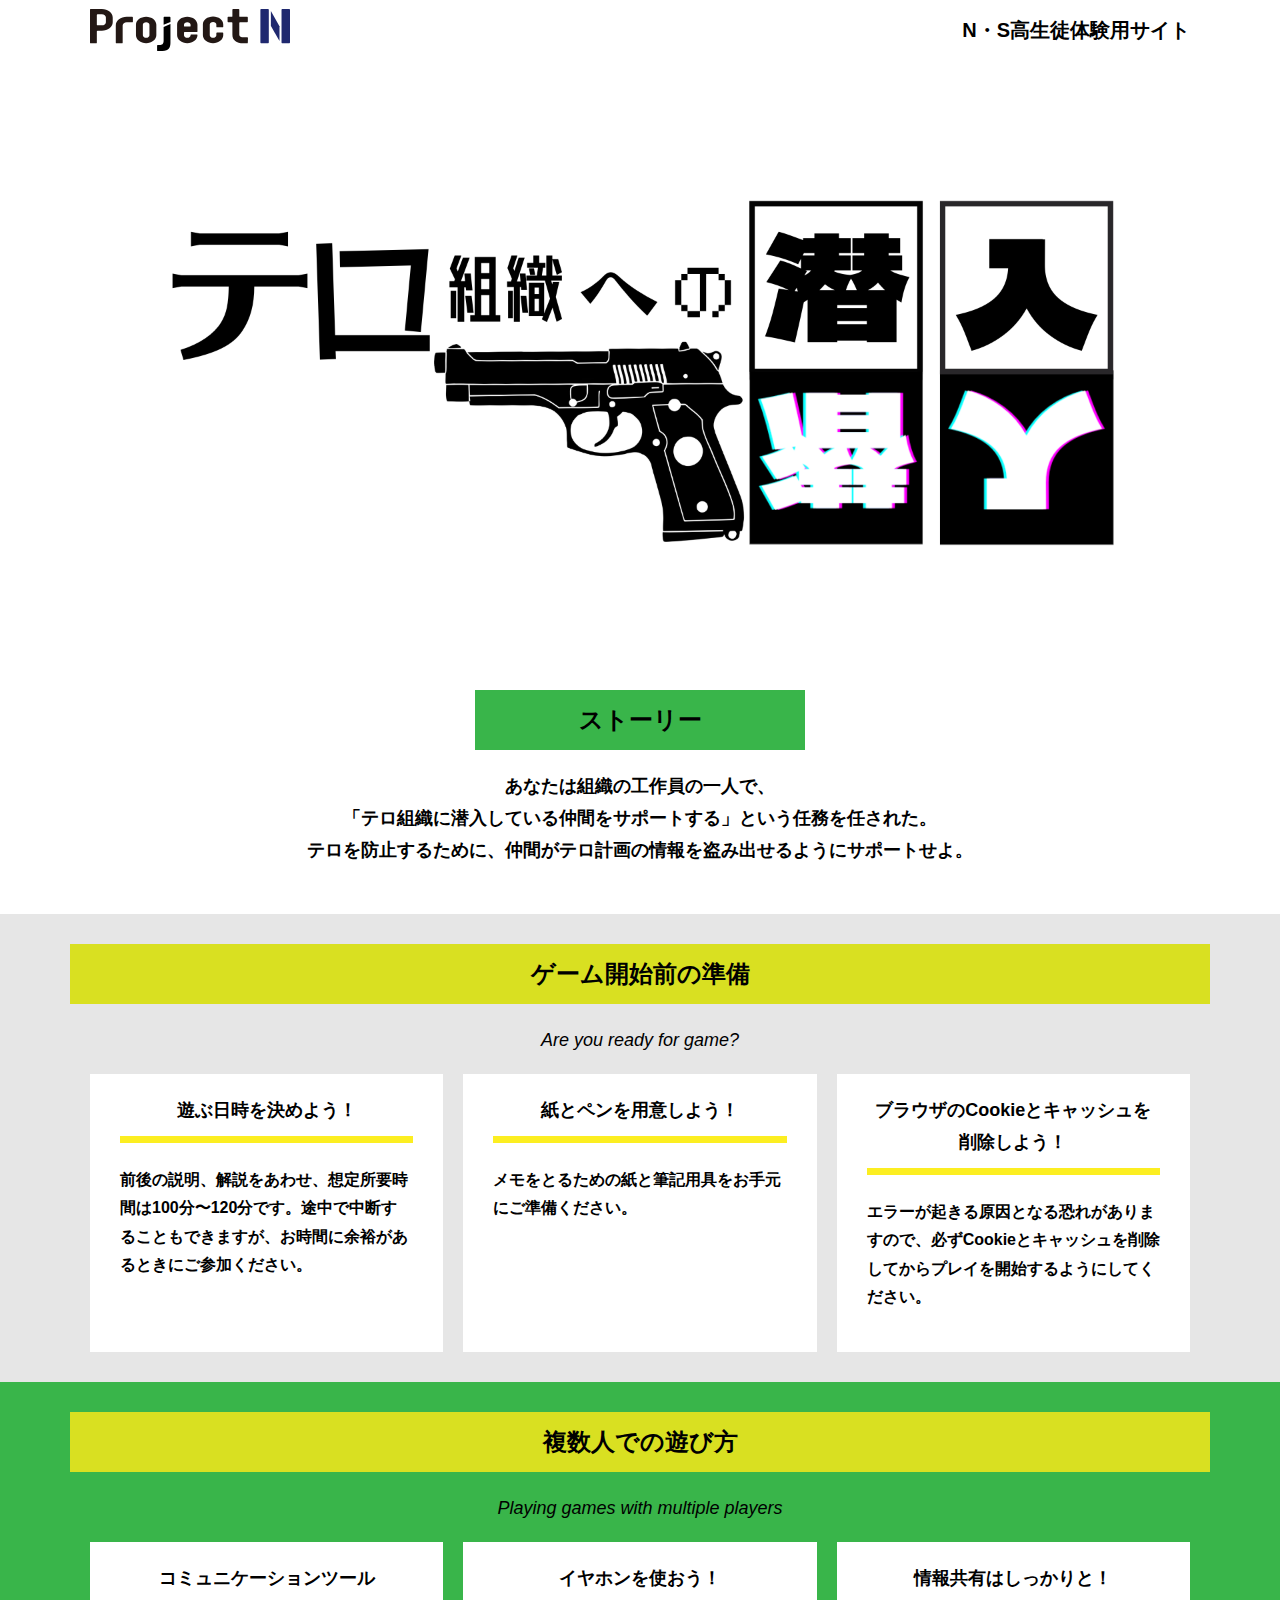
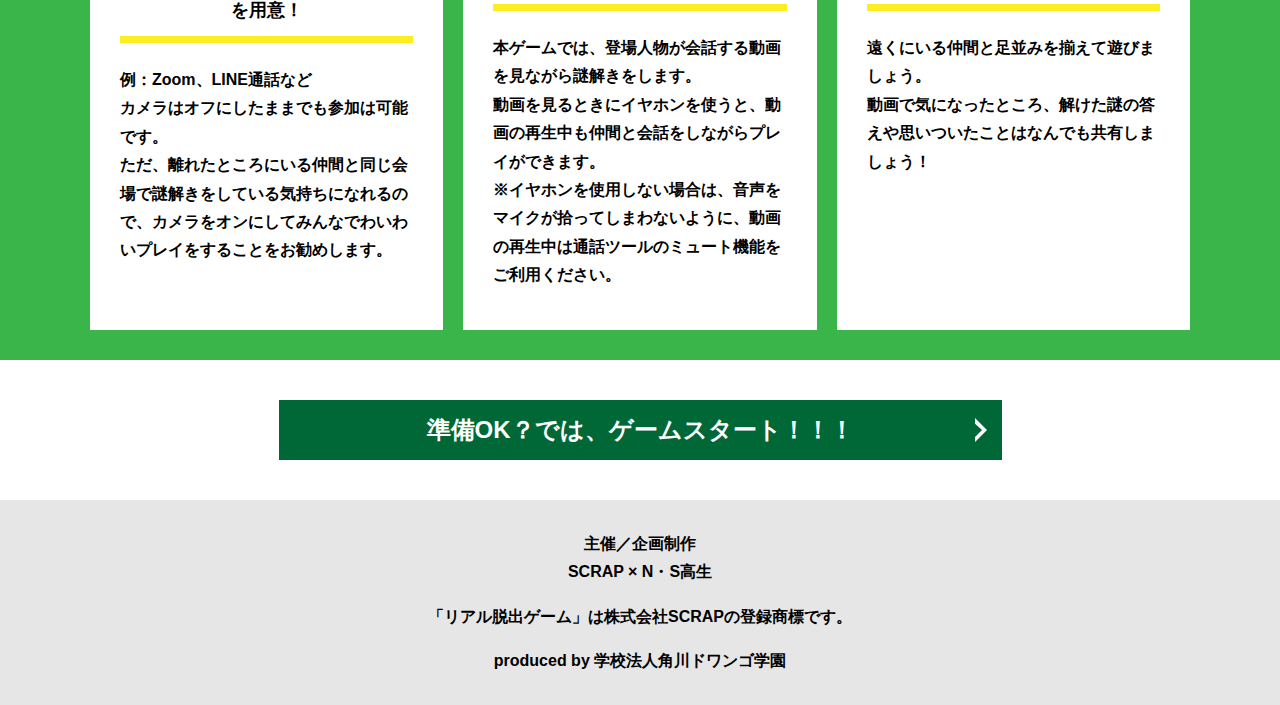
<file: index.html>
<!DOCTYPE html>
<html lang="en">
<head>
  <meta charset="UTF-8">
  <meta http-equiv="X-UA-Compatible" content="IE=edge">
  <meta name="viewport" content="width=device-width, initial-scale=1.0">
  <title>テロ組織への潜入 │ Project N</title>
  <link rel="stylesheet" href="assets/css/normalize.css">
  <link rel="stylesheet" href="assets/css/style.css">
</head>
<body>
  <svg width="0" height="0" class="hidden">
    <symbol xmlns="http://www.w3.org/2000/svg" viewBox="0 0 12.47 24.94" id="arrow" class="arrow_svg">
      <title>arrow</title>
      <polygon points="0 24.94 0 19.66 7.35 12.47 0 5.92 0 0 12.47 12.47 0 24.94"/>
    </symbol>
  </svg>
  <header class="header">
    <div class="container">
      <div class="header__logo"><img src="assets/images/logo.svg" alt="Project N"></div>
      <div class="header__name">N・S高生徒体験用サイト</div>
    </div>
  </header>
  <main class="main index-page">
    <!-- タイトルエリア　ここから -->
    <div class="top-image">
      <!--
      <div class="sub-title"><span class="sub-title__bg">Presented by</span><br><span class="sub-title__bg">SCRAP×N・S高</span><br><span class="sub-title__bg">リアル脱出ゲーム制作PJ</span></div>
      <div class="main-title__wrapper">
        <h1 class="main-title">解毒剤<span class="main-title--kana">を</span>盗み出せ！<br>ラボX<span class="main-title--kana">への</span>潜入</h1>
        <div class="main-title main-title--shadow">解毒剤<span class="main-title--kana">を</span>盗み出せ！<br>ラボX<span class="main-title--kana">への</span>潜入</div>
      </div>
      -->
    </div>
    <!-- タイトルエリア　ここまで -->
    <section class="section section--story">
      <div class="container">
        <h2 class="section-title section-title--keycolor section-title--story">ストーリー</h2>
        <div class="story">
          <p class="text-center">あなたは組織の工作員の一人で、<br>
          「テロ組織に潜入している仲間をサポートする」という任務を任された。<br>
          テロを防止するために、仲間がテロ計画の情報を盗み出せるようにサポートせよ。
          </p>
          <!--
          <div class="story__note__outer bg-color--gray">
            <ul class="story__note">
              <li>area-1</li>
              <li>area-1</li>
            </ul>
          </div>
          <p class="text-center">area-2</p>
          -->
        </div>
      </div>
    </section>
    <section class="section bg-color--gray">
      <div class="container">
        <h2 class="section-title">ゲーム開始前の準備</h2>
        <p class="font-eng text-center">Are you ready for game?</p>
        <div class="row">
          <div class="col-3">
            <div class="card">
              <h3 class="card__title">遊ぶ日時を決めよう！</h3>
              <p class="card__content">前後の説明、解説をあわせ、想定所要時間は100分〜120分です。途中で中断することもできますが、お時間に余裕があるときにご参加ください。</p>
            </div>
          </div>
          <div class="col-3">
            <div class="card">
              <h3 class="card__title">紙とペンを用意しよう！</h3>
              <p class="card__content">メモをとるための紙と筆記用具をお手元にご準備ください。</p>
            </div>
          </div>
          <div class="col-3">
            <div class="card">
              <h3 class="card__title">ブラウザのCookieとキャッシュを<br>削除しよう！</h3>
              <p class="card__content">エラーが起きる原因となる恐れがありますので、必ずCookieとキャッシュを削除してからプレイを開始するようにしてください。</p>
            </div>
          </div>
        </div>
      </div>
    </section>
    <section class="section bg-color--keycolor">
      <div class="container">
        <h2 class="section-title">複数人での遊び方</h2>
        <p class="font-eng text-center">Playing games with multiple players</p>
        <div class="row">
          <div class="col-3">
            <div class="card">
              <h3 class="card__title">コミュニケーションツール<br>を用意！</h3>
              <p class="card__content">例：Zoom、LINE通話など<br>
                カメラはオフにしたままでも参加は可能です。<br>
                ただ、離れたところにいる仲間と同じ会場で謎解きをしている気持ちになれるので、カメラをオンにしてみんなでわいわいプレイをすることをお勧めします。</p>
            </div>
          </div>
          <div class="col-3">
            <div class="card">
              <h3 class="card__title">イヤホンを使おう！</h3>
              <p class="card__content">本ゲームでは、登場人物が会話する動画を見ながら謎解きをします。<br>
                動画を見るときにイヤホンを使うと、動画の再生中も仲間と会話をしながらプレイができます。<br>
                ※イヤホンを使用しない場合は、音声をマイクが拾ってしまわないように、動画の再生中は通話ツールのミュート機能をご利用ください。</p>
            </div>
          </div>
          <div class="col-3">
            <div class="card">
              <h3 class="card__title">情報共有はしっかりと！</h3>
              <p class="card__content">遠くにいる仲間と足並みを揃えて遊びましょう。<br>
                動画で気になったところ、解けた謎の答えや思いついたことはなんでも共有しましょう！</p>
            </div>
          </div>
        </div>
      </div>
    </section>
    <section class="section">
      <div class="container">
        <a class="btn" href="main.html">準備OK？では、ゲームスタート！！！<svg class="btn__arrow"><use xlink:href="#arrow"></use></svg></a>
      </div>
    </section>
  </main>
  <footer class="footer section bg-color--gray">
    <div class="container">
      <p class="text-center">主催／企画制作<br>
        SCRAP × N・S高生</p>
      <p class="text-center">「リアル脱出ゲーム」は株式会社SCRAPの登録商標です。</p>
      <p class="text-center">produced by 学校法人角川ドワンゴ学園</p>
    </div>
  </footer>
</body>
</html>
</file>
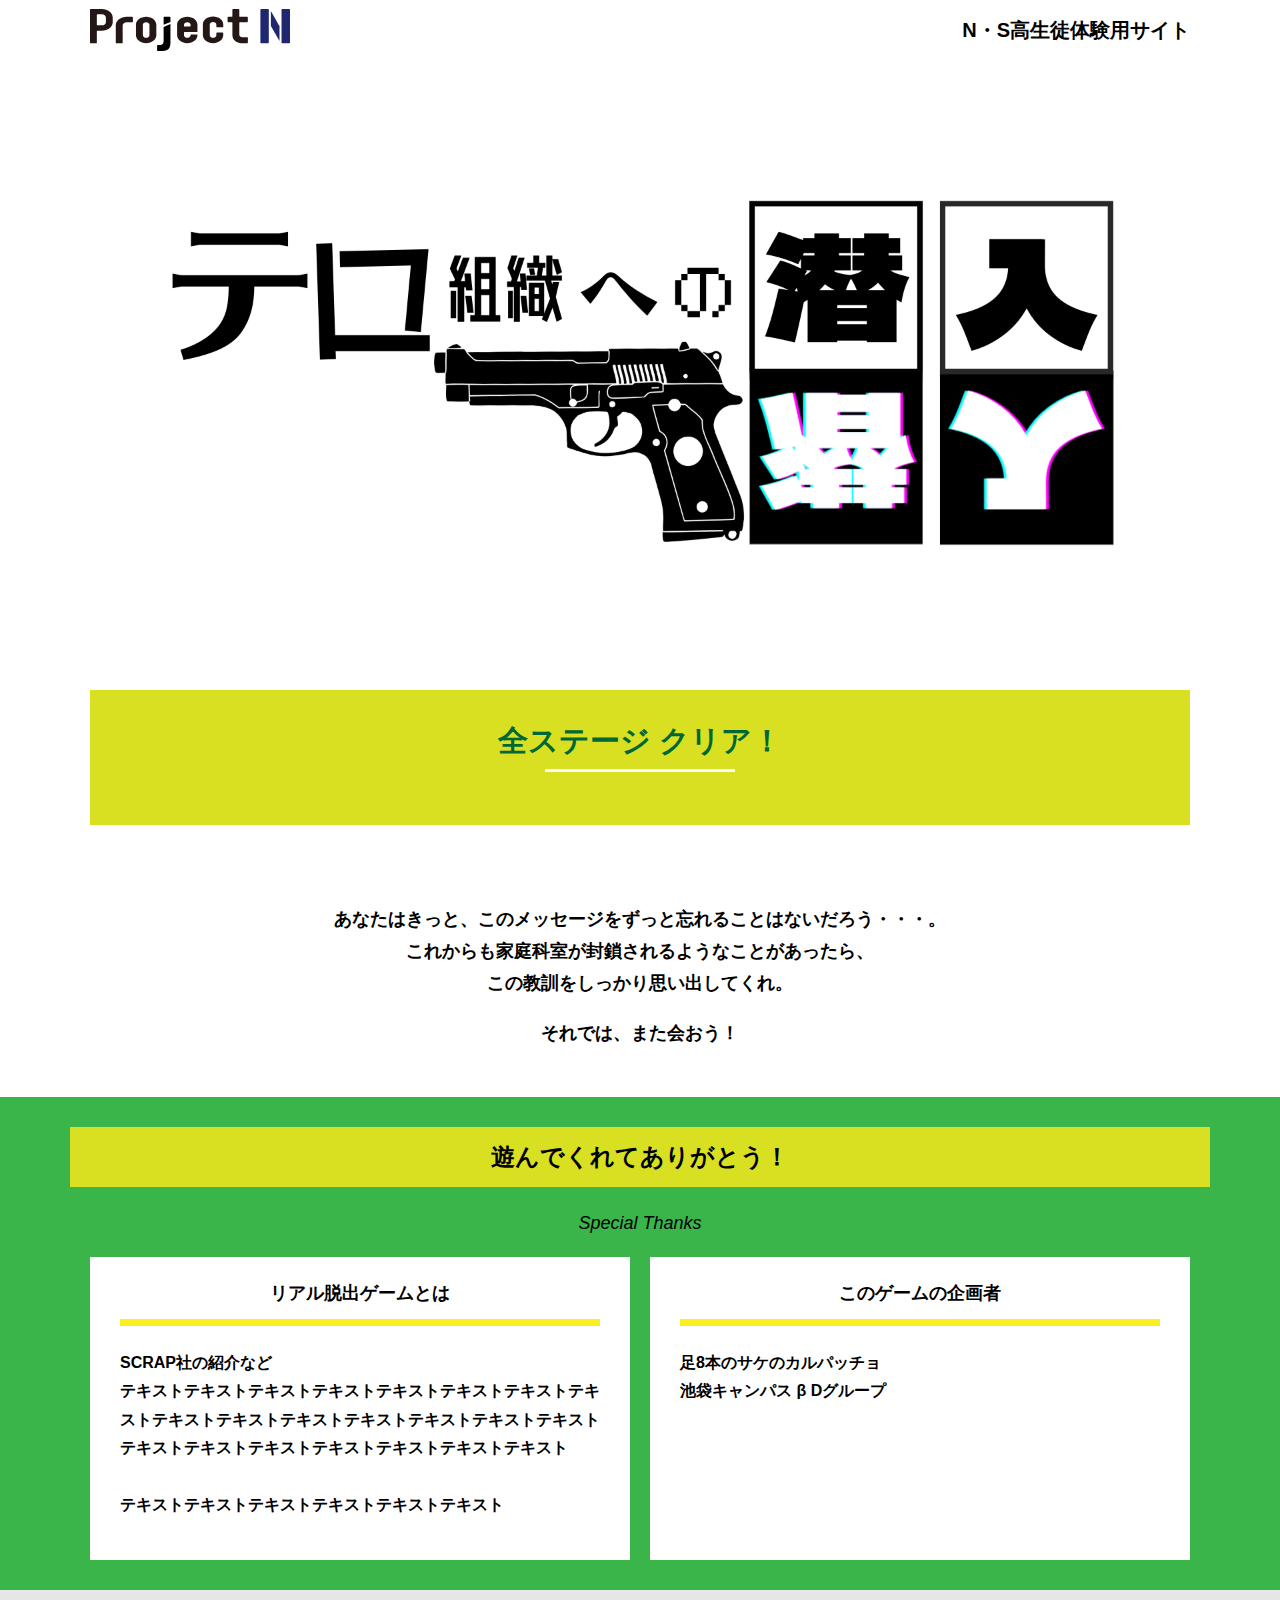
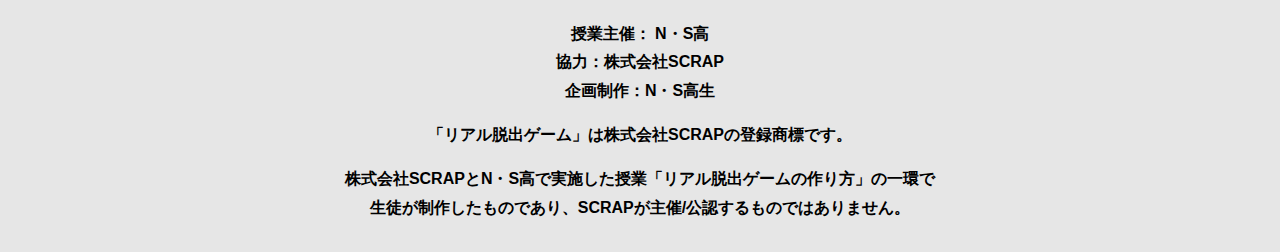
<file: final.html>
<!DOCTYPE html>
<html lang="en">
<head>
  <meta charset="UTF-8">
  <meta http-equiv="X-UA-Compatible" content="IE=edge">
  <meta name="viewport" content="width=device-width, initial-scale=1.0">
  <title>テロ組織への潜入 │ Project N</title>
  <link rel="stylesheet" href="assets/css/normalize.css">
  <link rel="stylesheet" href="assets/css/style.css">
</head>
<body>
  <header class="header">
    <div class="container">
      <div class="header__logo"><img src="assets/images/logo.svg" alt="Project N"></div>
      <div class="header__name">N・S高生徒体験用サイト</div>
    </div>
  </header>
  <main class="main final-page">
    <!-- タイトルエリア　ここから -->
    <div class="top-image">
      <!--
      <div class="main-title__wrapper">
        <h1 class="main-title">封鎖<span class="main-title--kana">された</span><br>家庭科室<span class="main-title--kana">からの</span>脱出</h1>
        <div class="main-title main-title--shadow">封鎖<span class="main-title--kana">された</span><br>家庭科室<span class="main-title--kana">からの</span>脱出</div>
      </div>
      -->
    </div>
    <!-- タイトルエリア　ここまで -->
    <section class="section">
      <div class="container">
        <div class="box bg-color--subcolor">
          <h2 class="section-title--border">全ステージ クリア！</h2>
          <p class="text-center"></p>
        </div>
      </div>
    </section>
    <section class="section">
      <div class="container">
        <p class="text-center">あなたはきっと、このメッセージをずっと忘れることはないだろう・・・。<br>
          これからも家庭科室が封鎖されるようなことがあったら、<br>
          この教訓をしっかり思い出してくれ。</p>
        <p class="text-center">それでは、また会おう！</p>
      </div>
    </section>
    <section class="section bg-color--keycolor">
      <div class="container">
        <h2 class="section-title">遊んでくれてありがとう！</h2>
        <p class="font-eng text-center">Special Thanks</p>
        <div class="row">
          <div class="col-2">
            <div class="card">
              <h3 class="card__title">リアル脱出ゲームとは</h3>
              <p class="card__content">SCRAP社の紹介など<br>
                テキストテキストテキストテキストテキストテキストテキストテキストテキストテキストテキストテキストテキストテキストテキストテキストテキストテキストテキストテキストテキストテキスト<br>
                <br>
                テキストテキストテキストテキストテキストテキスト</p>
            </div>
          </div>
          <div class="col-2">
            <div class="card">
              <h3 class="card__title">このゲームの企画者</h3>
              <p class="card__content">
                足8本のサケのカルパッチョ<br>
                池袋キャンパス β Dグループ
              </p>
            </div>
          </div>
        </div>
      </div>
    </section>
  </main>
  <footer class="footer section bg-color--gray">
    <div class="container">
        <p class="text-center">授業主催： N・S高<br>協力：株式会社SCRAP<br>企画制作：N・S高生</p>
        <p class="text-center">「リアル脱出ゲーム」は株式会社SCRAPの登録商標です。</p>
        <p class="text-center">株式会社SCRAPとN・S高で実施した授業「リアル脱出ゲームの作り方」の一環で<br>生徒が制作したものであり、SCRAPが主催/公認するものではありません。</p>
    </div>
  </footer>
</body>
</html>
</file>
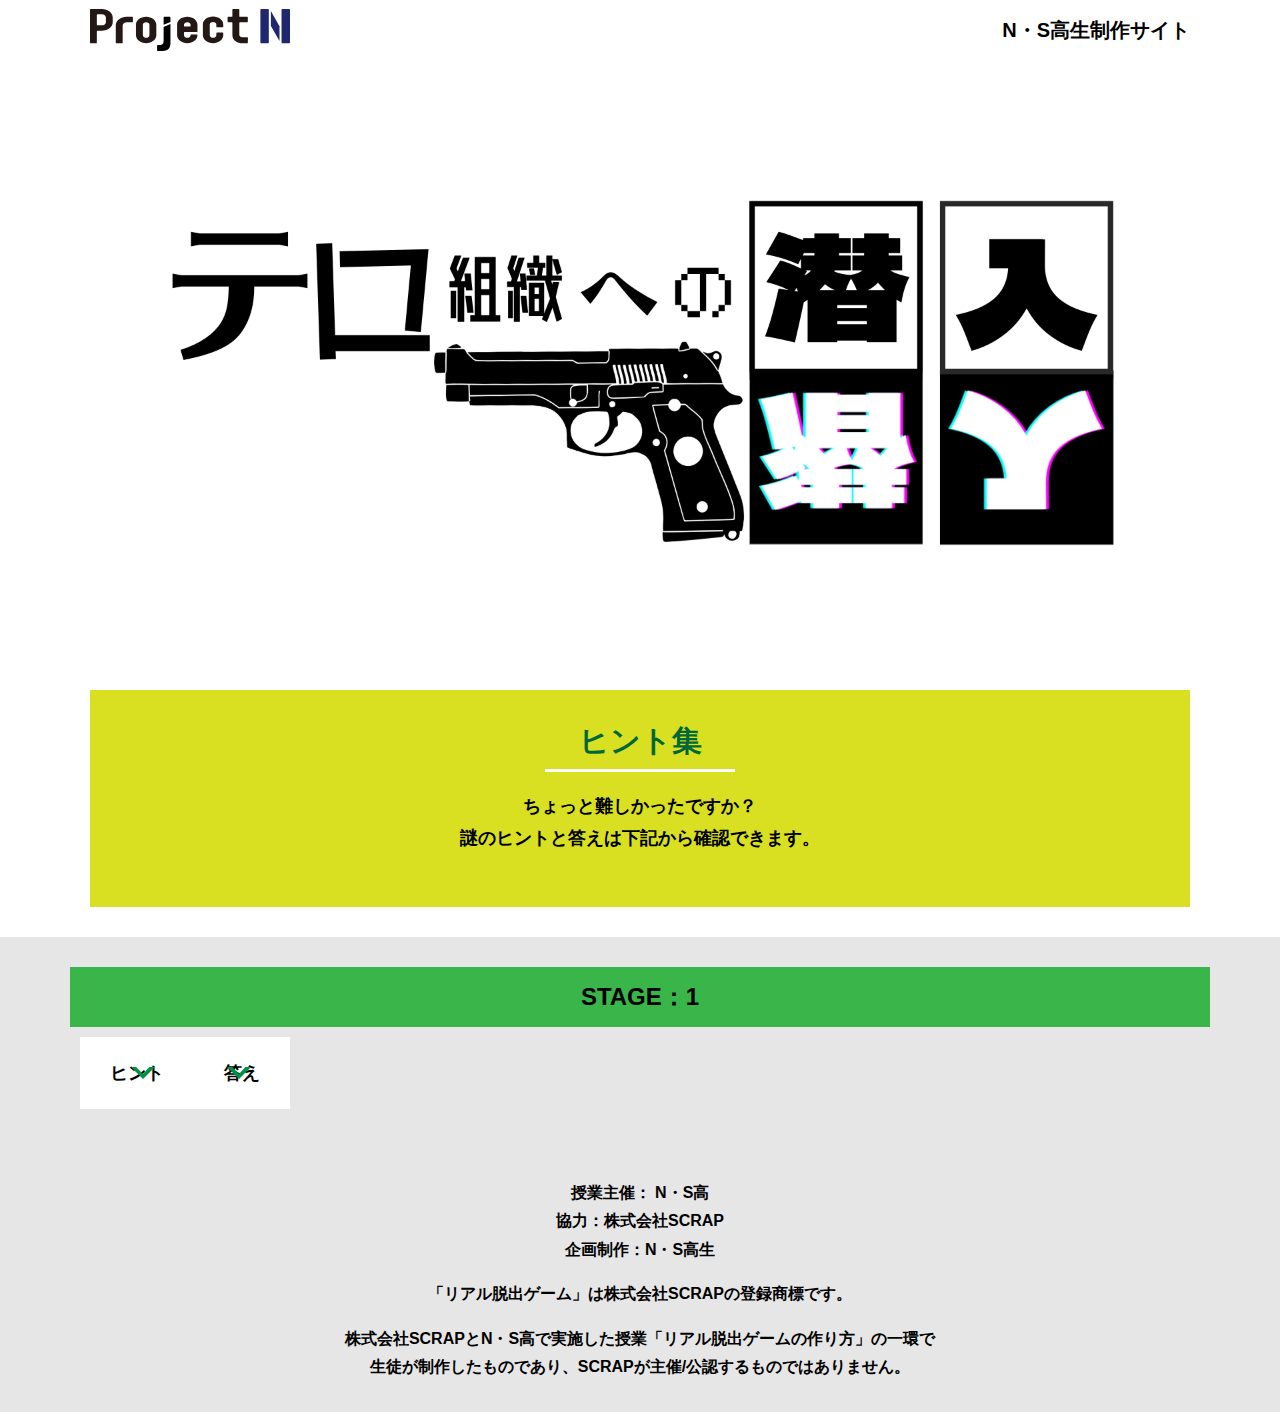
<file: hint1.html>
<!DOCTYPE html>
<html lang="ja">
<head>
  <meta charset="UTF-8">
  <meta http-equiv="X-UA-Compatible" content="IE=edge">
  <meta name="viewport" content="width=device-width, initial-scale=1.0">
  <title>ヒント │ テロ組織への潜入 │ Project N</title>
  <link rel="stylesheet" href="assets/css/normalize.css">
  <link rel="stylesheet" href="assets/css/style.css">
</head>
<body>
  <svg width="0" height="0" class="hidden">
    <symbol xmlns="http://www.w3.org/2000/svg" viewBox="0 0 12.47 24.94" id="arrow" class="arrow_svg">
      <title>arrow</title>
      <polygon points="0 24.94 0 19.66 7.35 12.47 0 5.92 0 0 12.47 12.47 0 24.94"/>
    </symbol>
  </svg>
  <header class="header">
    <div class="container">
      <div class="header__logo"><img src="assets/images/logo.svg" alt="チームロゴ"></div>
      <div class="header__name">N・S高生制作サイト</div>
    </div>
  </header>
  <main class="main hint-page">
    <!-- タイトルエリア　ここから -->
    <div class="top-image"></div>
    <!-- タイトルエリア　ここまで -->
    <section class="section">
      <div class="container">
        <div class="box bg-color--subcolor">
          <h2 class="section-title--border">ヒント集</h2>
          <p class="text-center">ちょっと難しかったですか？<br>
            謎のヒントと答えは下記から確認できます。</p>
        </div>
      </div>
    </section>
    <!-- STAGE1ヒント　ここから -->
    <section id="stage1" class="section bg-color--gray">
      <div class="container">
        <h2 class="section-title section-title--keycolor">STAGE：1</h2>
        <div class="row">
          <div class="column">
            <div class="card">
              <h3 class="card__title">ヒント<svg class="card__arrow"><use xlink:href="#arrow"></use></svg></h3>
              <p class="card__content">動画を最後までみてみよう！</p>
            </div>
          </div>
          <div class="column">
            <div class="card">
              <h3 class="card__title">答え<svg class="card__arrow"><use xlink:href="#arrow"></use></svg></h3>
              <p class="card__content">1→2→3→5→4</p>
            </div>
          </div>
        </div>
      </div>
    </section>
    <!-- STAGE1ヒント　ここまで -->
  </main>
  <footer class="footer section bg-color--gray">
    <div class="container">
        <p class="text-center">授業主催： N・S高<br>協力：株式会社SCRAP<br>企画制作：N・S高生</p>
        <p class="text-center">「リアル脱出ゲーム」は株式会社SCRAPの登録商標です。</p>
        <p class="text-center">株式会社SCRAPとN・S高で実施した授業「リアル脱出ゲームの作り方」の一環で<br>生徒が制作したものであり、SCRAPが主催/公認するものではありません。</p>
    </div>
  </footer>
  <script src="assets/js/hint.js"></script>
</body>
</html>
</file>
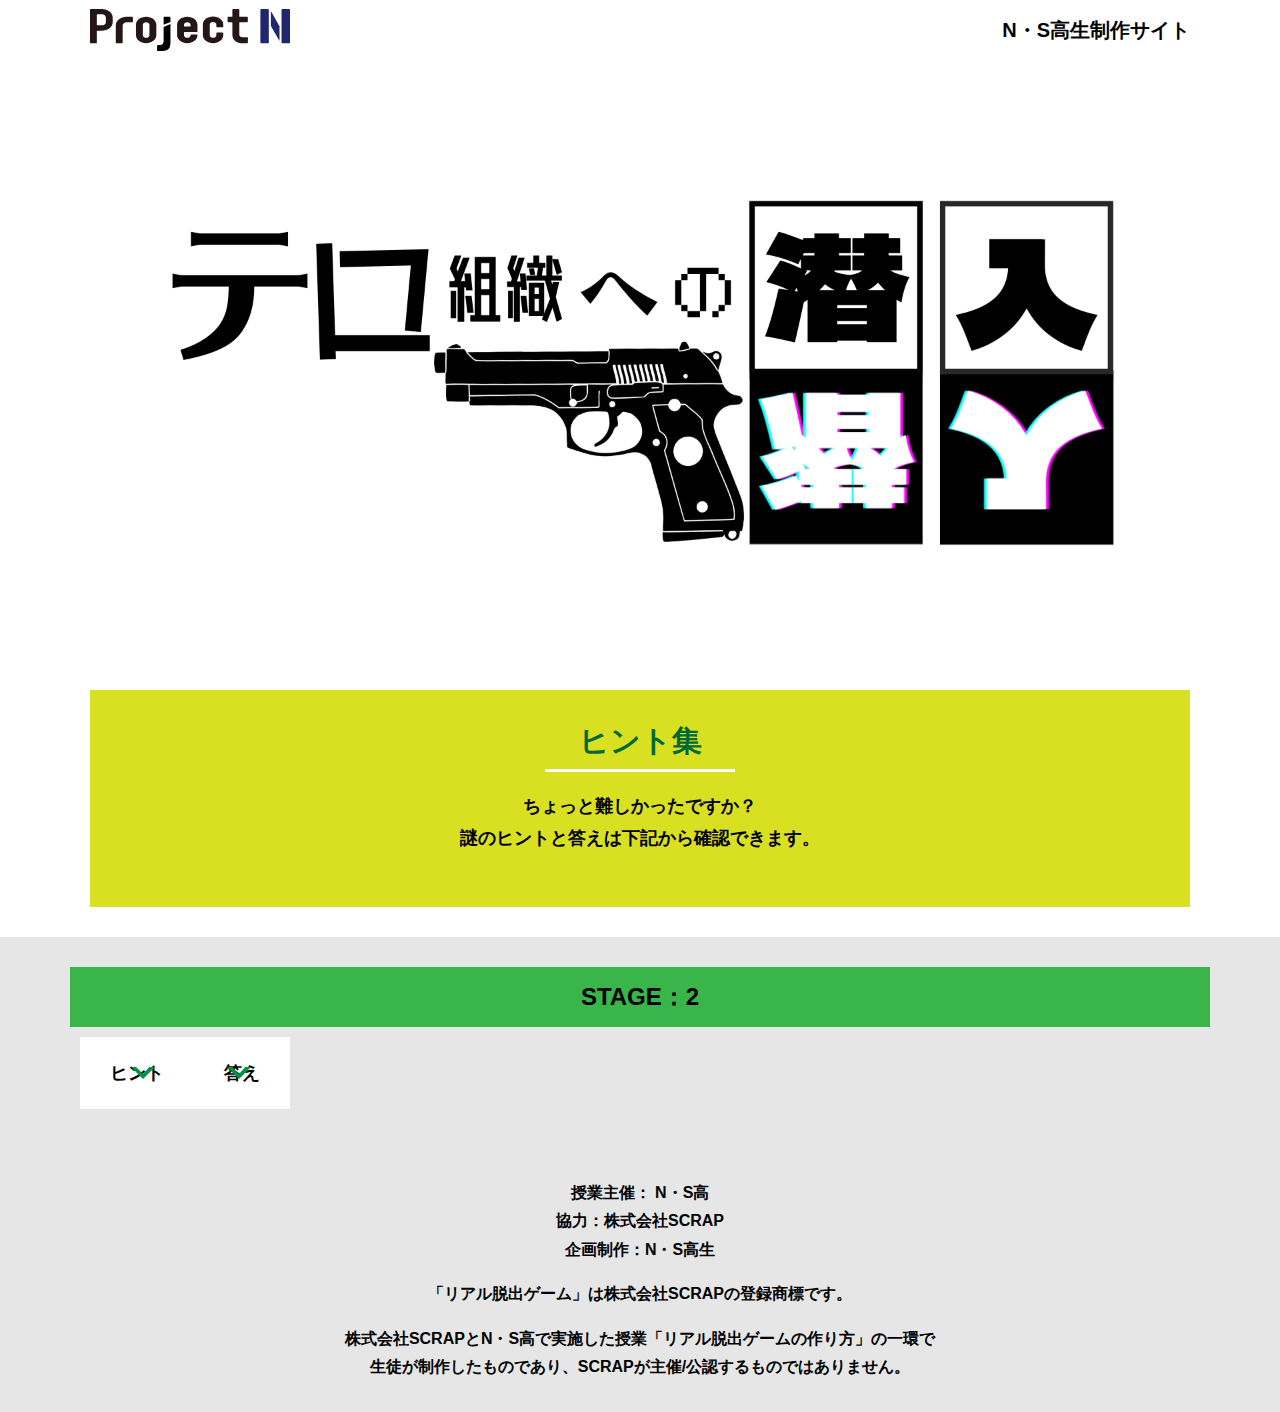
<file: hint2.html>
<!DOCTYPE html>
<html lang="ja">
<head>
  <meta charset="UTF-8">
  <meta http-equiv="X-UA-Compatible" content="IE=edge">
  <meta name="viewport" content="width=device-width, initial-scale=1.0">
  <title>ヒント │ テロ組織への潜入 │ Project N</title>
  <link rel="stylesheet" href="assets/css/normalize.css">
  <link rel="stylesheet" href="assets/css/style.css">
</head>
<body>
  <svg width="0" height="0" class="hidden">
    <symbol xmlns="http://www.w3.org/2000/svg" viewBox="0 0 12.47 24.94" id="arrow" class="arrow_svg">
      <title>arrow</title>
      <polygon points="0 24.94 0 19.66 7.35 12.47 0 5.92 0 0 12.47 12.47 0 24.94"/>
    </symbol>
  </svg>
  <header class="header">
    <div class="container">
      <div class="header__logo"><img src="assets/images/logo.svg" alt="チームロゴ"></div>
      <div class="header__name">N・S高生制作サイト</div>
    </div>
  </header>
  <main class="main hint-page">
    <!-- タイトルエリア　ここから -->
    <div class="top-image"></div>
    <!-- タイトルエリア　ここまで -->
    <section class="section">
      <div class="container">
        <div class="box bg-color--subcolor">
          <h2 class="section-title--border">ヒント集</h2>
          <p class="text-center">ちょっと難しかったですか？<br>
            謎のヒントと答えは下記から確認できます。</p>
        </div>
      </div>
    </section>
    <!-- STAGE2ヒント　ここから -->
    <section id="stage2" class="section bg-color--gray">
      <div class="container">
        <h2 class="section-title section-title--keycolor">STAGE：2</h2>
        <div class="row">
          <div class="column">
            <div class="card">
              <h3 class="card__title">ヒント<svg class="card__arrow"><use xlink:href="#arrow"></use></svg></h3>
              <p class="card__content">テキストテキストテキストテキストテキスト</p>
            </div>
              
 <!-- 2-2ヒント追加
            <div class="card">
              <h3 class="card__title">2-2ヒント<svg class="card__arrow"><use xlink:href="#arrow"></use></svg></h3>
              <p class="card__content">テキストテキストテキストテキストテキストテキストテキストテキストテキストテキスト</p>
            </div>
2-2ヒント追加ここまで -->

 <!-- 2-3ヒント追加
        　　 <div class="card">
              <h3 class="card__title">2-3ヒント<svg class="card__arrow"><use xlink:href="#arrow"></use></svg></h3>
              <p class="card__content">テキストテキストテキストテキストテキストテキストテキストテキストテキストテキスト</p>
            </div>
2-3ヒント追加ここまで -->
              
          </div>
          <div class="column">
            <div class="card">
              <h3 class="card__title">答え<svg class="card__arrow"><use xlink:href="#arrow"></use></svg></h3>
              <p class="card__content">7</p>
            </div>
              
<!-- 2-2答え追加
            <div class="card">
              <h3 class="card__title">2-2答え<svg class="card__arrow"><use xlink:href="#arrow"></use></svg></h3>
              <p class="card__content">ううう</p>
            </div>
2-2答え追加ここまで -->
              
<!-- 2-3答え追加          
            <div class="card">
              <h3 class="card__title">2-3答え<svg class="card__arrow"><use xlink:href="#arrow"></use></svg></h3>
              <p class="card__content">ううう</p>
            </div>
2-3答え追加ここまで -->
              
          </div>
        </div>
      </div>
    </section>
    <!-- STAGE2ヒント　ここまで -->
  </main>
  <footer class="footer section bg-color--gray">
    <div class="container">
        <p class="text-center">授業主催： N・S高<br>協力：株式会社SCRAP<br>企画制作：N・S高生</p>
        <p class="text-center">「リアル脱出ゲーム」は株式会社SCRAPの登録商標です。</p>
        <p class="text-center">株式会社SCRAPとN・S高で実施した授業「リアル脱出ゲームの作り方」の一環で<br>生徒が制作したものであり、SCRAPが主催/公認するものではありません。</p>
    </div>
  </footer>
  <script src="assets/js/hint.js"></script>
</body>
</html>
</file>
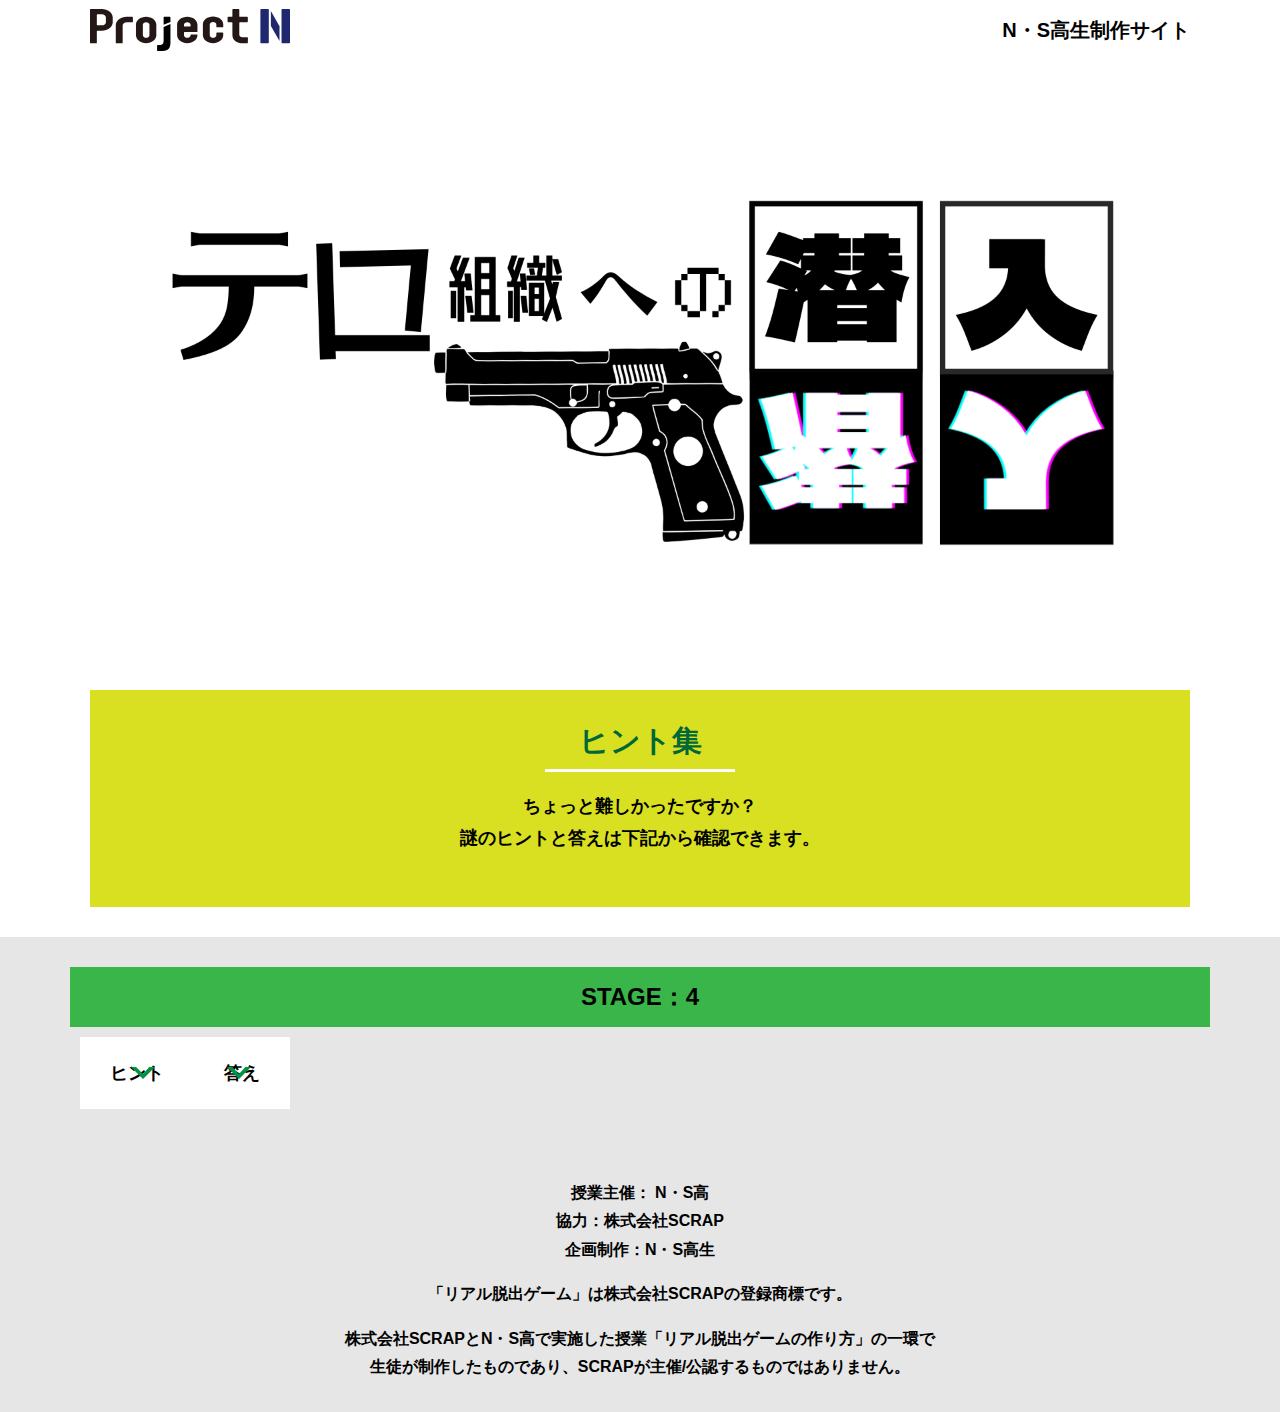
<file: hint4.html>
<!DOCTYPE html>
<html lang="ja">
<head>
  <meta charset="UTF-8">
  <meta http-equiv="X-UA-Compatible" content="IE=edge">
  <meta name="viewport" content="width=device-width, initial-scale=1.0">
  <title>ヒント │ 封鎖された家庭科室からの脱出 │ Project N</title>
  <link rel="stylesheet" href="assets/css/normalize.css">
  <link rel="stylesheet" href="assets/css/style.css">
</head>
<body>
  <svg width="0" height="0" class="hidden">
    <symbol xmlns="http://www.w3.org/2000/svg" viewBox="0 0 12.47 24.94" id="arrow" class="arrow_svg">
      <title>arrow</title>
      <polygon points="0 24.94 0 19.66 7.35 12.47 0 5.92 0 0 12.47 12.47 0 24.94"/>
    </symbol>
  </svg>
  <header class="header">
    <div class="container">
      <div class="header__logo"><img src="assets/images/logo.svg" alt="チームロゴ"></div>
      <div class="header__name">N・S高生制作サイト</div>
    </div>
  </header>
  <main class="main hint-page">
    <!-- タイトルエリア　ここから -->
    <div class="top-image">
      <!--
      <div class="main-title__wrapper">
        <h1 class="main-title">封鎖<span class="main-title--kana">された</span><br>家庭科室<span class="main-title--kana">からの</span>脱出</h1>
        <div class="main-title main-title--shadow">封鎖<span class="main-title--kana">された</span><br>家庭科室<span class="main-title--kana">からの</span>脱出</div>
      </div>
      -->
    </div>
    <!-- タイトルエリア　ここまで -->
    <section class="section">
      <div class="container">
        <div class="box bg-color--subcolor">
          <h2 class="section-title--border">ヒント集</h2>
          <p class="text-center">ちょっと難しかったですか？<br>
            謎のヒントと答えは下記から確認できます。</p>
        </div>
      </div>
    </section>
    <!-- STAGE4ヒント　ここから -->
    <section id="stage4" class="section bg-color--gray">
      <div class="container">
        <h2 class="section-title section-title--keycolor">STAGE：4</h2>
        <div class="row">
          <div class="column">
            <div class="card">
              <h3 class="card__title">ヒント<svg class="card__arrow"><use xlink:href="#arrow"></use></svg></h3>
              <p class="card__content">テキストテキストテキストテキストテキスト</p>
            </div>
          </div>
          <div class="column">
            <div class="card">
              <h3 class="card__title">答え<svg class="card__arrow"><use xlink:href="#arrow"></use></svg></h3>
              <p class="card__content">2</p>
            </div>              
          </div>
        </div>
      </div>
    </section>
    <!-- STAGE4ヒント　ここまで -->
  </main>
  <footer class="footer section bg-color--gray">
    <div class="container">
        <p class="text-center">授業主催： N・S高<br>協力：株式会社SCRAP<br>企画制作：N・S高生</p>
        <p class="text-center">「リアル脱出ゲーム」は株式会社SCRAPの登録商標です。</p>
        <p class="text-center">株式会社SCRAPとN・S高で実施した授業「リアル脱出ゲームの作り方」の一環で<br>生徒が制作したものであり、SCRAPが主催/公認するものではありません。</p>
    </div>
  </footer>
  <script src="assets/js/hint.js"></script>
</body>
</html>
</file>
<file: assets/css/style.css>
@charset "UTF-8";
/****************************
 * 共通CSSのテンプレートです。
*****************************/
html {
  font-size: 18px;
}

body {
  overflow-x: hidden;
  font-family: "游ゴシック体", "Yu Gothic", YuGothic, "ヒラギノ角ゴ Pro", "Hiragino Kaku Gothic Pro", "メイリオ", "Meiryo", sans-serif;
  font-size: 18px;
  line-height: 1.77778;
  font-weight: bold;
  text-decoration: none;
  border: none;
  list-style: none;
  color: #000;
  margin: 0;
}

img {
  width: 100%;
}

figure {
  margin: 0;
}

figcaption {
  margin-top: 30px;
  font-size: 14px;
}

@media screen and (max-width: 767px) {
  figcaption {
    font-size: 13px;
  }
}

input[type=text] {
  font-size: 18px;
  border: none;
  padding: 25px 35px;
}

::-webkit-input-placeholder {
  color: #999;
}

:-ms-input-placeholder {
  color: #999;
}

::-ms-input-placeholder {
  color: #999;
}

::placeholder {
  color: #999;
}

button {
  cursor: pointer;
  display: block;
  border: none;
  margin: 0 auto;
  background-color: #006837;
  color: #fff;
  width: 287px;
  height: 55px;
}

/*******************
* Layout
*******************/
.section {
  padding-top: 30px;
  padding-bottom: 30px;
}

.section--clear {
  /* ステージクリア画面 */
  position: fixed;
  display: none;
  /* 読み込み時に一瞬表示されるのを防ぐ */
  -webkit-box-pack: center;
      -ms-flex-pack: center;
          justify-content: center;
  -webkit-box-align: center;
      -ms-flex-align: center;
          align-items: center;
  top: 0;
  bottom: 0;
  left: 0;
  right: 0;
  z-index: 200;
}

.section--clear.isClear {
  display: -webkit-box;
  display: -ms-flexbox;
  display: flex;
}

.container {
  width: 1100px;
  padding-left: 20px;
  padding-right: 20px;
  margin: 0 auto;
}

@media screen and (max-width: 1100px) {
  .container {
    width: calc(100% - 40px);
  }
}

.row {
  display: -webkit-box;
  display: -ms-flexbox;
  display: flex;
  -ms-flex-line-pack: stretch;
      align-content: stretch;
  -ms-flex-wrap: wrap;
      flex-wrap: wrap;
  margin: -10px;
}

.stage .row {
  margin: -10px -20px;
}

.col-3 {
  width: calc((100% / 3) - 20px);
  margin: 10px;
}

.col-2 {
  width: calc(50% - 20px);
  margin: 10px;
}

.stage .col-2 {
  width: calc(50% - 40px);
  margin: 10px 20px;
}

.card {
  background-color: #fff;
  margin-bottom: 20px;
  height: 100%;
}

.card__title {
  font-size: 18px;
  text-align: center;
  margin: 0;
  padding: 20px 30px;
  position: relative;
  cursor: pointer;
}

.card__content {
  -webkit-transition: all 0.3s;
  transition: all 0.3s;
  font-size: 16px;
  padding: 20px 30px;
  margin: 0;
  position: relative;
}

.card__content::before {
  display: block;
  content: '';
  width: calc(100% - 60px);
  height: 7px;
  background-color: #fcee21;
  position: absolute;
  top: -10px;
  left: 30px;
}

.hint-page .card {
  height: auto;
}

.hint-page .card__content {
  display: none;
  text-align: center;
}

.hint-page .card__arrow {
  position: absolute;
  top: calc(50% - 12px);
  right: 45px;
  -webkit-transform: rotate(90deg);
          transform: rotate(90deg);
  -webkit-transition: all 0.3s;
  transition: all 0.3s;
  fill: #009245;
  width: 12px;
  height: 24px;
}

.hint-page .card.is-open .card__content {
  display: block;
}

.hint-page .card.is-open .card__arrow {
  -webkit-transform: rotate(-90deg);
          transform: rotate(-90deg);
}

.box {
  padding: 35px 30px;
}

.youtube {
  position: relative;
  width: 100%;
  padding-top: 56.25%;
}

.youtube iframe {
  position: absolute;
  top: 0;
  left: 0;
  width: 100%;
  height: 100%;
}

.youtube__container {
  max-width: 800px;
  margin: 0 auto;
}

/*********************
* Color
*********************/
.bg-color--keycolor {
  background-color: #39b54a;
}

.bg-color--subcolor {
  background-color: #d9e021;
}

.bg-color--gray {
  background-color: #e6e6e6;
}

/*********************
* title
**********************/
.main-title {
  text-align: center;
  font-size: 122px;
  line-height: 1.09016;
  font-weight: bold;
  color: #39b54a;
  margin: 0;
}

.main-title__wrapper {
  position: relative;
}

.main-title--kana {
  font-size: 108px;
}

.main-title--shadow {
  position: absolute;
  top: 0;
  left: 0;
  width: 100%;
  color: transparent;
  background-image: url("../images/title_bg.png");
  -webkit-transform: translate(-3.5px, -3.5px);
          transform: translate(-3.5px, -3.5px);
  -webkit-background-clip: text;
  -webkit-text-stroke-color: #d9e021;
  -webkit-text-stroke-width: 0.75px;
}

.sub-title {
  text-align: center;
  font-size: 18px;
  line-height: 1.66667;
}

.sub-title__bg {
  background-color: #fcee21;
  padding-left: 1rem;
  padding-right: 1rem;
}

.section-title {
  font-size: 24px;
  line-height: 1.75;
  text-align: center;
  padding: 9px 20px;
  background-color: #d9e021;
  margin: 0 -20px 20px -20px;
}

.section-title__stage {
  display: inline-block;
  margin-right: 2rem;
}

.section-title--keycolorlight {
  background-color: #8cc63f;
}

.section-title--keycolorlight .section-title__stage {
  color: #fff;
}

.section-title--keycolor {
  background-color: #39b54a;
}

.section-title--story {
  width: 290px;
  margin: 0 auto 20px;
}

.section-title--border {
  position: relative;
  font-size: 30px;
  text-align: center;
  line-height: 1.06667;
  margin: 0;
  padding-bottom: 15px;
  color: #006837;
}

.section-title--border::after {
  position: absolute;
  bottom: 0;
  left: calc(50% - 95px);
  display: block;
  content: '';
  background-color: #fff;
  height: 2.6px;
  width: 190px;
}

/******************
* text
******************/
.font-eng {
  font-style: italic;
  font-weight: normal;
}

/*************************
* Button
*************************/
.btn {
  display: block;
  text-decoration: none;
  cursor: pointer;
  background-color: #006837;
  color: #fff;
  font-size: 24px;
  line-height: 1.54167;
  text-align: center;
  padding: 11.5px;
  width: calc(100% - 40px);
  max-width: 700px;
  margin: 10px auto;
  position: relative;
}

.btn:hover {
  opacity: 0.7;
}

.btn__arrow {
  position: absolute;
  top: calc(50% - 12px);
  right: 15px;
  fill: #fff;
  width: 12px;
  height: 24px;
}

/****************
* header
*****************/
.header {
  background-color: #fff;
  height: 60px;
}

.header .container {
  display: -webkit-box;
  display: -ms-flexbox;
  display: flex;
  -webkit-box-pack: justify;
      -ms-flex-pack: justify;
          justify-content: space-between;
  -webkit-box-align: center;
      -ms-flex-align: center;
          align-items: center;
  height: 100%;
}

.header__logo {
  width: 200px;
  height: 42.8px;
}

.header__name {
  font-size: 20px;
  line-height: 1.1;
}

.footer {
  font-size: 16px;
}

.footer p:first-child {
  margin-top: 0;
}

.footer p:last-child {
  margin-bottom: 0;
}

/********************
* main
********************/
.top-image {
  background-image: url("../images/タイトル.png");
  background-repeat: no-repeat;
  background-size: cover;
  background-position: center;
  padding-top: 300px;
  padding-bottom: 300px;
}

.main-title__wrapper {
  margin: 30px 0 0;
}

.story__note {
  margin: 0;
}

.story__note__outer {
  width: 860px;
  display: -webkit-box;
  display: -ms-flexbox;
  display: flex;
  padding: 20px;
  margin: 20px auto;
  -webkit-box-pack: center;
      -ms-flex-pack: center;
          justify-content: center;
}

@media screen and (max-width: 940px) {
  .story__note__outer {
    width: calc(100% - 40px);
  }
}

.stage-column__container + .stage-column__container {
  border-top: 2px solid #fff;
}

.answer {
  font-size: 18px;
  margin-bottom: 20px;
  line-height: 80px;
  word-spacing: 20px;
}

.answer + .answer {
  margin-top: 40px;
}

.answer__container {
  margin-top: 80px;
}

.answer__1word {
  display: block;
  margin: 0 auto;
  width: 510px;
}

.answer__incolumn {
  width: calc(100% - 70px);
}

.err-message {
  color: #c1272d;
  font-size: 18px;
  text-align: center;
}

.link-hint {
  text-align: center;
  display: block;
  margin-top: 20px;
}

.clear-message {
  background-color: #d9e021;
  padding: 30px 30px 60px;
  position: relative;
}

.clear-message__title {
  position: relative;
  display: block;
  text-align: center;
  color: #006837;
  font-size: 30px;
  padding-bottom: 10px;
  margin-bottom: 35px;
}

.clear-message__title::after {
  content: '';
  position: absolute;
  display: block;
  width: 183px;
  height: 2px;
  background-color: #fff;
  bottom: 0;
  left: calc(50% - (183px/2));
}

.clear-message__content {
  text-align: center;
}

.clear-message__btn {
  position: absolute;
  bottom: -30px;
  left: calc(50% - 144px);
  width: 288px;
  margin: 0;
}

/********************
* Utility
********************/
.text-center {
  text-align: center;
}

.text-left {
  text-align: left;
}

.text-right {
  text-align: right;
}

.hidden {
  display: none;
}
/*# sourceMappingURL=style.css.map */
</file>
